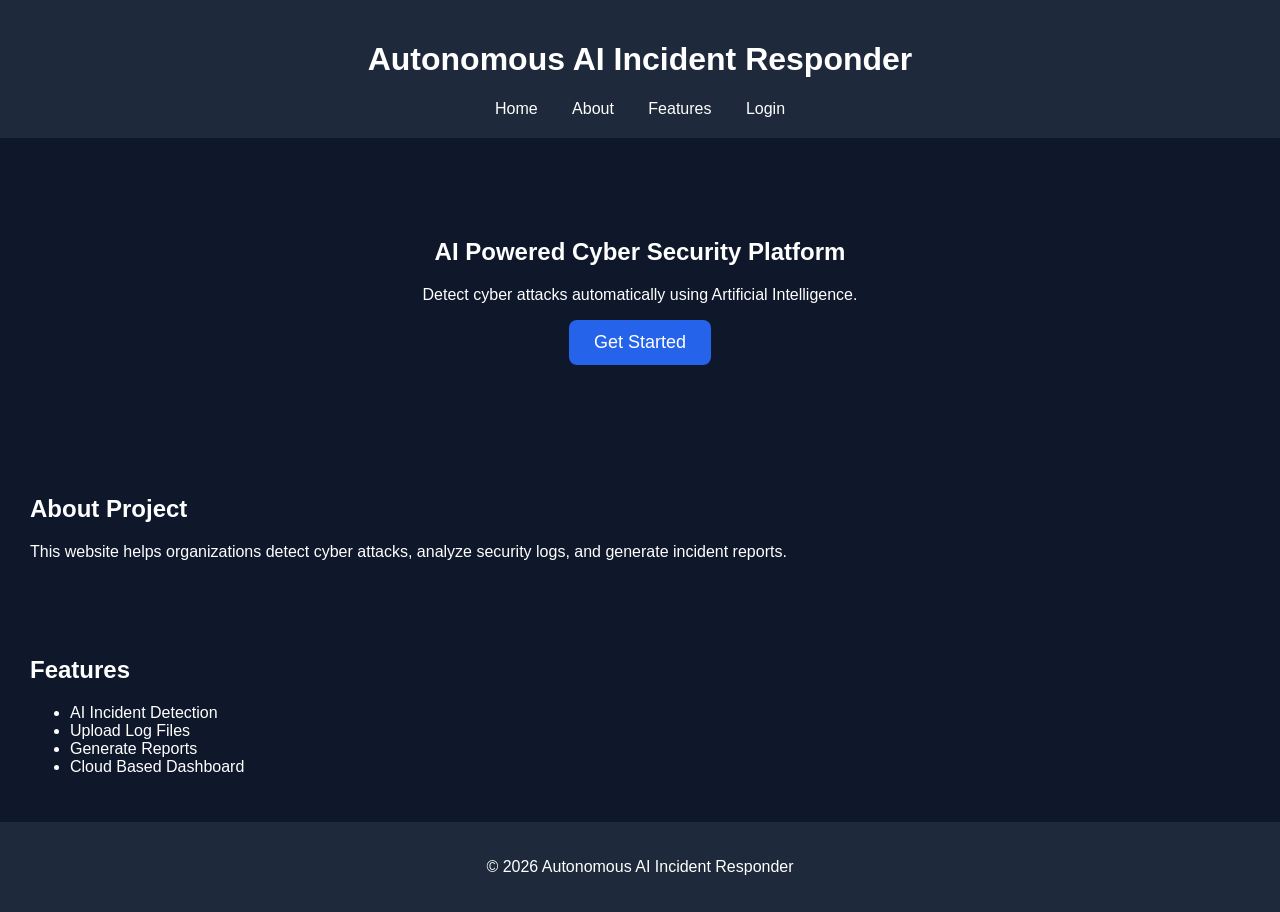
<file: index.html>
<!DOCTYPE html>
<html lang="en">
<head>
    <meta charset="UTF-8">
    <meta name="viewport" content="width=device-width, initial-scale=1.0">
    <title>Autonomous AI Incident Responder</title>

    <link rel="stylesheet" href="style.css">
</head>

<body>

<header>
    <h1>Autonomous AI Incident Responder</h1>

    <nav>
        <a href="#">Home</a>
        <a href="#">About</a>
        <a href="#">Features</a>
        <a href="login.html">Login</a>
    </nav>
</header>

<section class="hero">

<h2>AI Powered Cyber Security Platform</h2>

<p>
Detect cyber attacks automatically using Artificial Intelligence.
</p>

<a href="login.html">
<button>Get Started</button>
</a>

</section>

<section>

<h2>About Project</h2>

<p>
This website helps organizations detect cyber attacks,
analyze security logs, and generate incident reports.
</p>

</section>

<section>

<h2>Features</h2>

<ul>
<li>AI Incident Detection</li>
<li>Upload Log Files</li>
<li>Generate Reports</li>
<li>Cloud Based Dashboard</li>
</ul>

</section>

<footer>

<p>
© 2026 Autonomous AI Incident Responder
</p>

</footer>

</body>
</html>
</file>
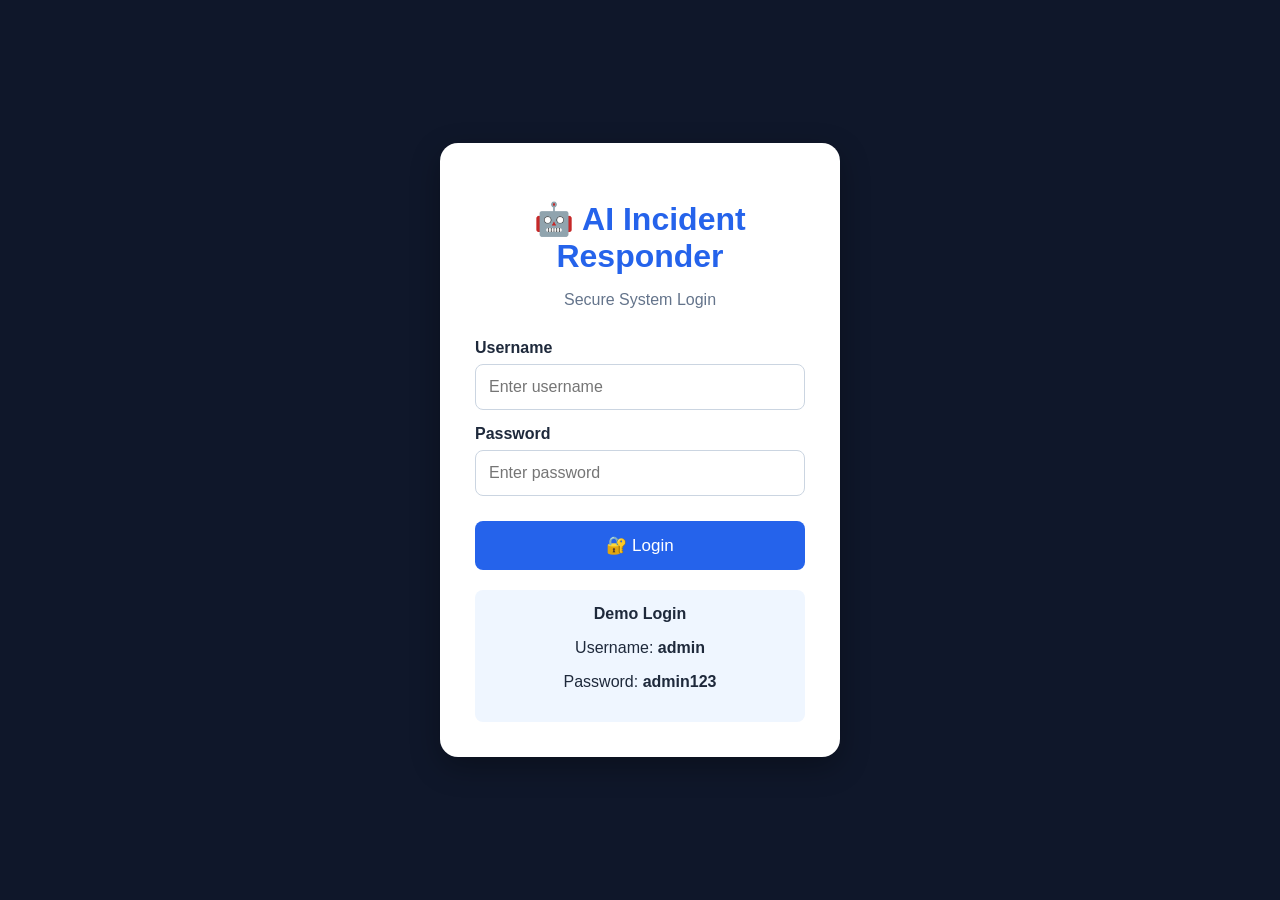
<file: dashboard.html>
<!DOCTYPE html>
<html lang="en">

<head>
    <meta charset="UTF-8">
    <meta name="viewport" content="width=device-width, initial-scale=1.0">

    <title>AI Incident Responder</title>

    <style>

        * {
            box-sizing: border-box;
        }

        body {
            margin: 0;
            font-family: Arial, sans-serif;
            background: #0f172a;
            color: #111827;
        }

        /* HEADER */

        header {
            background: #1e293b;
            color: white;
            padding: 25px 20px;
            text-align: center;
        }

        header h1 {
            margin: 0;
            font-size: 30px;
        }

        header p {
            margin: 8px 0 0;
            color: #cbd5e1;
        }

        /* MAIN */

        .main {
            max-width: 1100px;
            margin: auto;
            padding: 25px;
        }

        /* STATISTICS */

        .stats {
            display: flex;
            flex-wrap: wrap;
            justify-content: center;
            gap: 20px;
            margin-bottom: 30px;
        }

        .card {
            background: white;
            width: 220px;
            padding: 25px;
            border-radius: 15px;
            text-align: center;
            box-shadow: 0 5px 15px rgba(0,0,0,0.25);
        }

        .card h3 {
            margin: 0;
            color: #475569;
        }

        .card h2 {
            margin: 15px 0 0;
            font-size: 35px;
            color: #2563eb;
        }

        .critical h2 {
            color: #dc2626;
        }

        .medium h2 {
            color: #f59e0b;
        }

        .safe h2 {
            color: #16a34a;
        }

        /* MONITORING */

        .monitor {
            background: #1e293b;
            color: white;
            padding: 35px 20px;
            border-radius: 18px;
            text-align: center;
            margin-bottom: 30px;
        }

        .monitor h2 {
            color: #60a5fa;
            font-size: 28px;
        }

        .monitor p {
            color: #cbd5e1;
            font-size: 17px;
            line-height: 1.6;
        }

        .monitor-button {
            display: inline-block;
            margin-top: 15px;
            padding: 15px 30px;
            background: #16a34a;
            color: white;
            text-decoration: none;
            border-radius: 10px;
            font-size: 18px;
            font-weight: bold;
        }

        .monitor-button:hover {
            background: #15803d;
        }

        /* INCIDENT */

        #incident {
            display: none;
            background: #fee2e2;
            border-left: 7px solid #dc2626;
            padding: 25px;
            border-radius: 15px;
            margin-bottom: 30px;
        }

        #incident h2 {
            color: #991b1b;
            margin-top: 0;
        }

        .high {
            color: #dc2626;
            font-weight: bold;
        }

        .incident-info {
            line-height: 1.8;
            font-size: 17px;
        }

        .report-button {
            display: inline-block;
            margin-top: 15px;
            padding: 12px 22px;
            background: #2563eb;
            color: white;
            text-decoration: none;
            border-radius: 8px;
            font-weight: bold;
        }

        /* CLOUD */

        .cloud {
            background: #1e293b;
            color: white;
            padding: 30px 20px;
            border-radius: 18px;
            text-align: center;
        }

        .cloud h2 {
            color: #60a5fa;
        }

        .cloud-cards {
            display: flex;
            flex-wrap: wrap;
            justify-content: center;
            gap: 15px;
            margin-top: 20px;
        }

        .cloud-card {
            background: white;
            color: #111827;
            width: 250px;
            padding: 20px;
            border-radius: 12px;
        }

        .cloud-card h3 {
            color: #2563eb;
        }

        .connected {
            display: inline-block;
            padding: 7px 14px;
            background: #dcfce7;
            color: #166534;
            border-radius: 20px;
            font-weight: bold;
        }

        /* FOOTER */

        footer {
            text-align: center;
            color: #94a3b8;
            padding: 25px;
        }

        /* MOBILE */

        @media (max-width: 600px) {

            header h1 {
                font-size: 24px;
            }

            .card {
                width: 100%;
            }

            .cloud-card {
                width: 100%;
            }

        }

    </style>

</head>


<body>

    <!-- HEADER -->

    <header>

        <h1>🤖 AI Incident Responder</h1>

        <p>Autonomous Cloud Security Monitoring System</p>

    </header>


    <div class="main">


        <!-- STATISTICS -->

        <div class="stats">

            <div class="card">

                <h3>Total Incidents</h3>

                <h2>125</h2>

            </div>


            <div class="card critical">

                <h3>Critical</h3>

                <h2>12</h2>

            </div>


            <div class="card medium">

                <h3>Medium</h3>

                <h2>40</h2>

            </div>


            <div class="card safe">

                <h3>Resolved</h3>

                <h2>73</h2>

            </div>

        </div>



        <!-- AI MONITORING -->

        <div class="monitor">

            <h2>🤖 AI Incident Monitoring</h2>

            <p>
                The system continuously analyzes security events
                and identifies suspicious activity using
                autonomous AI-based incident detection.
            </p>

            <a href="monitoring.html" class="monitor-button">

    🤖 Open AI Monitoring

</a>

        </div>



        <!-- INCIDENT RESULT -->

        <div id="incident">

            <h2>🚨 Incident Detected</h2>

            <div class="incident-info">

                <p>
                    <strong>Attack Type:</strong>
                    Brute Force Attack
                </p>

                <p>
                    <strong>Severity:</strong>
                    <span class="high">HIGH</span>
                </p>

                <p>
                    <strong>AI Analysis:</strong>
                    Multiple suspicious login attempts
                    were detected. The activity was classified
                    as a potential brute force attack.
                </p>

                <p>
                    <strong>Recommended Response:</strong>
                    Block the suspicious source and review
                    the affected account.
                </p>

                <a href="report.html" class="report-button">

                    📄 View Incident Report

                </a>

            </div>

        </div>



        <!-- CLOUD SECURITY -->

        <div class="cloud">

            <h2>☁️ Cloud Security Infrastructure</h2>

            <p>
                The Autonomous AI Incident Responder uses
                cloud-based resources to monitor, analyze
                and manage security incidents.
            </p>


            <div class="cloud-cards">


                <div class="cloud-card">

                    <h3>☁️ Cloud Storage</h3>

                    <p>
                        Security logs can be stored securely
                        in cloud storage.
                    </p>

                    <span class="connected">
                        Connected
                    </span>

                </div>



                <div class="cloud-card">

                    <h3>🤖 AI Analysis</h3>

                    <p>
                        AI processing analyzes suspicious
                        security events.
                    </p>

                    <span class="connected">
                        Active
                    </span>

                </div>



                <div class="cloud-card">

                    <h3>🗄️ Cloud Database</h3>

                    <p>
                        Incident information can be stored
                        and accessed securely.
                    </p>

                    <span class="connected">
                        Connected
                    </span>

                </div>


            </div>

        </div>

    </div>



    <!-- FOOTER -->

    <footer>

        Autonomous AI Incident Responder | Cloud Computing Project

    </footer>



    <!-- JAVASCRIPT -->

    <script>

        function startMonitoring() {

            const incident =
                document.getElementById("incident");

            incident.style.display = "block";

            incident.scrollIntoView({
                behavior: "smooth"
            });

        }

    </script>
<div style="text-align:center; margin:30px;">
    <button onclick="logout()"
        style="background:#dc2626;
               color:white;
               border:none;
               padding:12px 25px;
               border-radius:8px;
               font-size:16px;">
        🔐 Logout
    </button>
</div>

<script>
function logout() {
    localStorage.removeItem("loggedIn");
    window.location.href = "login.html";
}
</script>

<script>
if (localStorage.getItem("loggedIn") !== "true") {
    window.location.href = "login.html";
}
</script>

</body>

</html>
</file>
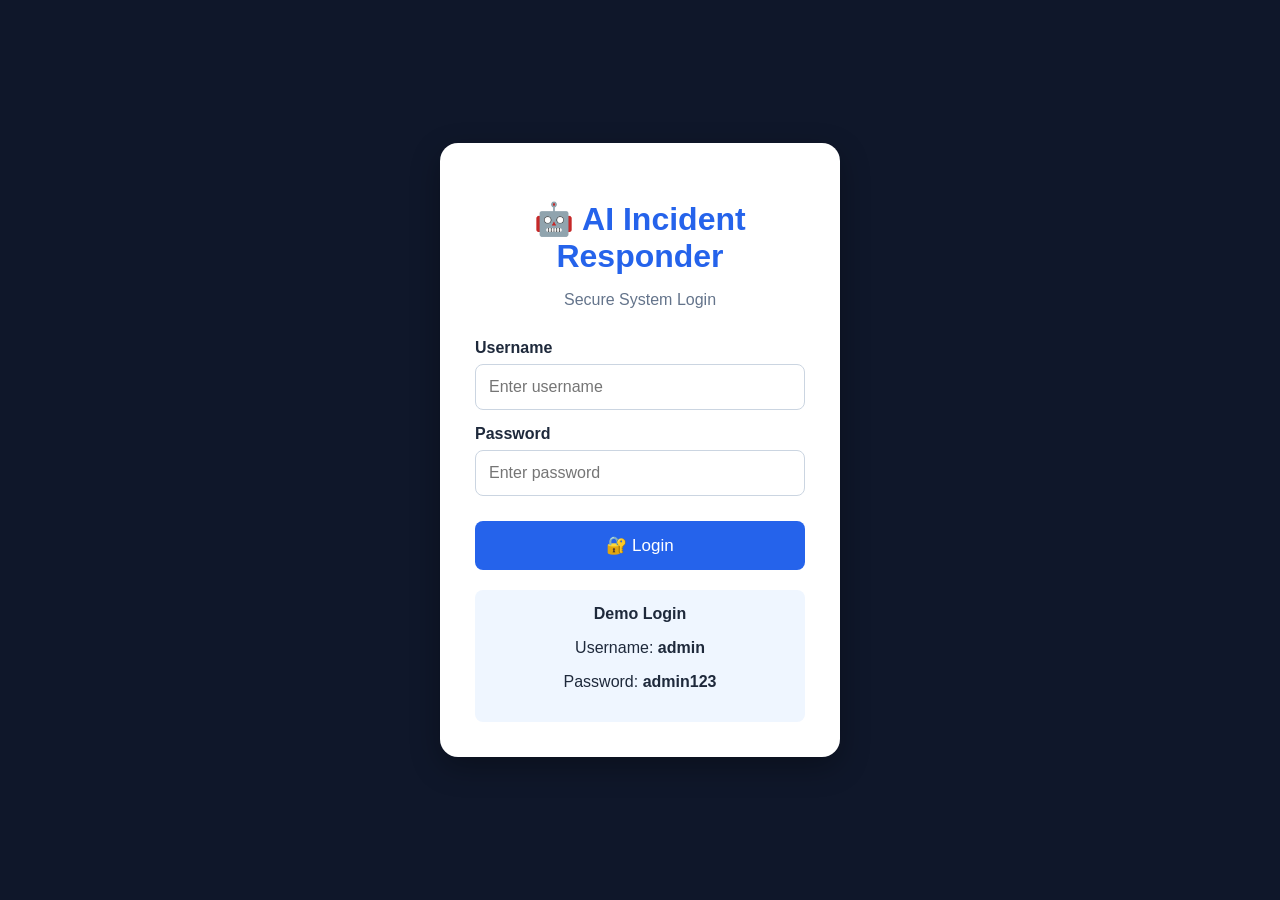
<file: login.html>
<!DOCTYPE html>
<html lang="en">

<head>
<meta charset="UTF-8">
<meta name="viewport" content="width=device-width, initial-scale=1.0">

<title>AI Incident Responder - Login</title>

<style>

* {
    box-sizing: border-box;
}

body {
    margin: 0;
    font-family: Arial, sans-serif;
    background: #0f172a;
    min-height: 100vh;
    display: flex;
    justify-content: center;
    align-items: center;
}

.login-box {
    width: 90%;
    max-width: 400px;
    background: white;
    padding: 35px;
    border-radius: 18px;
    box-shadow: 0 10px 30px rgba(0,0,0,0.3);
}

h1 {
    text-align: center;
    color: #2563eb;
    margin-bottom: 8px;
}

.subtitle {
    text-align: center;
    color: #64748b;
    margin-bottom: 30px;
}

label {
    display: block;
    margin-top: 15px;
    margin-bottom: 7px;
    font-weight: bold;
    color: #1e293b;
}

input {
    width: 100%;
    padding: 13px;
    border: 1px solid #cbd5e1;
    border-radius: 8px;
    font-size: 16px;
}

input:focus {
    outline: none;
    border-color: #2563eb;
}

.login-button {
    width: 100%;
    margin-top: 25px;
    padding: 14px;
    background: #2563eb;
    color: white;
    border: none;
    border-radius: 8px;
    font-size: 17px;
    cursor: pointer;
}

.login-button:hover {
    background: #1d4ed8;
}

.demo {
    margin-top: 20px;
    padding: 15px;
    background: #eff6ff;
    border-radius: 8px;
    color: #1e293b;
    text-align: center;
}

</style>

</head>

<body>

<div class="login-box">

    <h1>🤖 AI Incident Responder</h1>

    <p class="subtitle">
        Secure System Login
    </p>

    <label for="username">
        Username
    </label>

    <input
        type="text"
        id="username"
        placeholder="Enter username"
    >

    <label for="password">
        Password
    </label>

    <input
        type="password"
        id="password"
        placeholder="Enter password"
    >

    <button
        class="login-button"
        onclick="login()"
    >
        🔐 Login
    </button>

    <div class="demo">

        <strong>Demo Login</strong>

        <p>
            Username: <b>admin</b>
        </p>

        <p>
            Password: <b>admin123</b>
        </p>

    </div>

</div>

<script>

function login() {

    const username =
        document.getElementById("username").value.trim();

    const password =
        document.getElementById("password").value.trim();

    if (username === "admin" && password === "admin123") {

        localStorage.setItem("loggedIn", "true");

        window.location.href = "dashboard.html";

    } else {

        alert("Invalid Username or Password");

    }

}

</script>

</body>

</html>
</file>
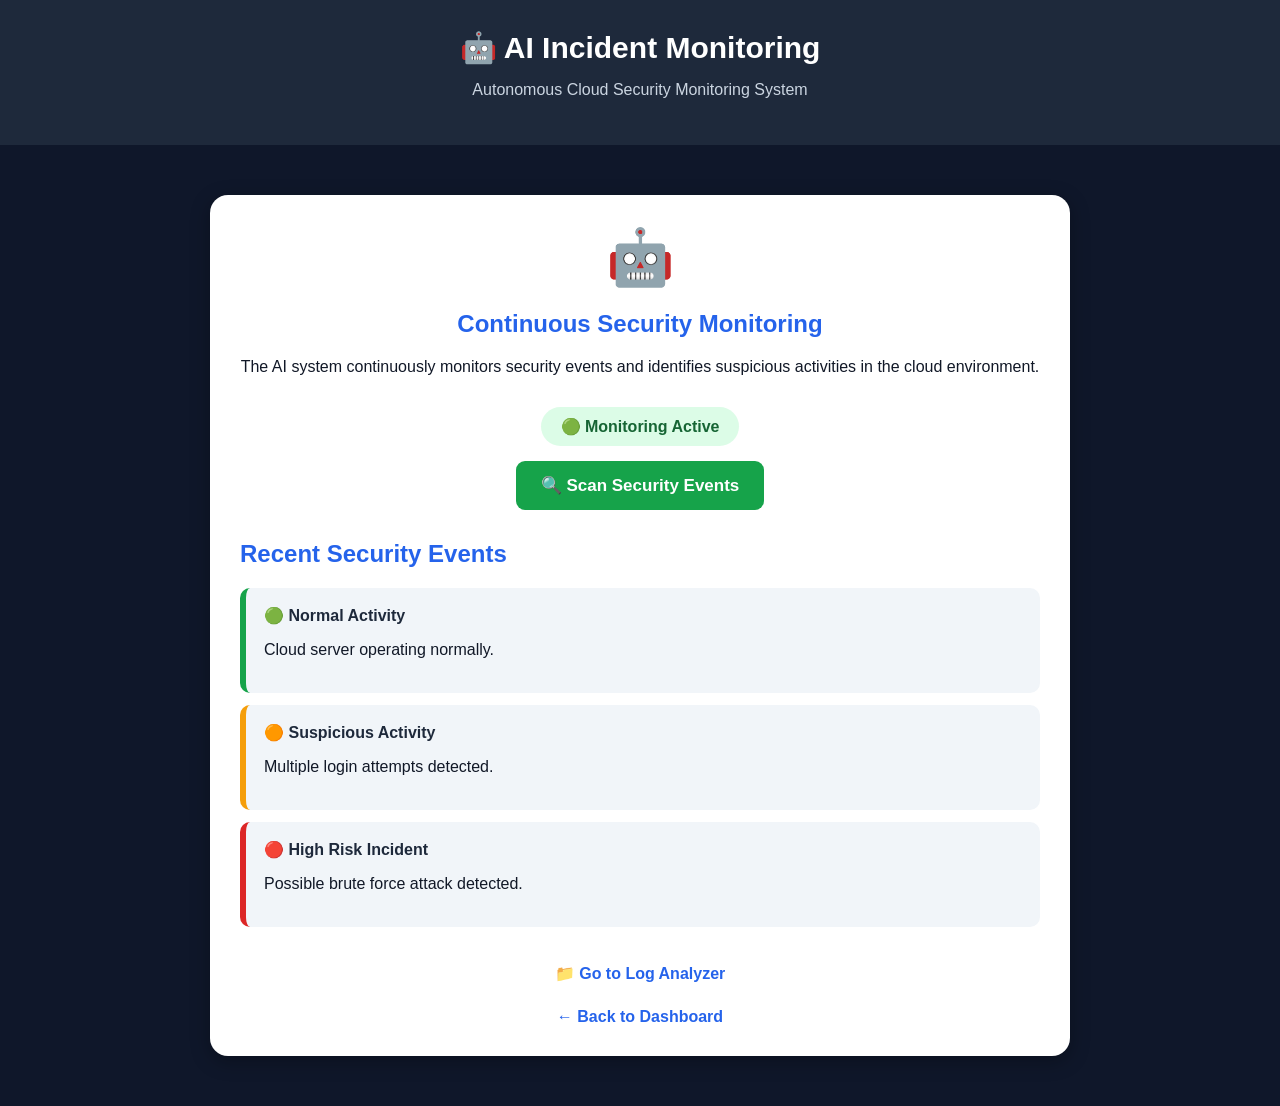
<file: monitoring.html>
<!DOCTYPE html>
<html lang="en">

<head>

<meta charset="UTF-8">
<meta name="viewport" content="width=device-width, initial-scale=1.0">

<title>AI Monitoring</title>

<style>

* {
    box-sizing: border-box;
}

body {
    margin: 0;
    font-family: Arial, sans-serif;
    background: #0f172a;
    color: #111827;
}

header {
    background: #1e293b;
    color: white;
    text-align: center;
    padding: 30px 20px;
}

header h1 {
    margin: 0;
    font-size: 30px;
}

header p {
    color: #cbd5e1;
}

.container {
    max-width: 900px;
    margin: 30px auto;
    padding: 20px;
}

.monitor-box {
    background: white;
    padding: 30px;
    border-radius: 18px;
    text-align: center;
    box-shadow: 0 5px 20px rgba(0,0,0,0.3);
}

.monitor-icon {
    font-size: 55px;
}

.monitor-box h2 {
    color: #2563eb;
}

.status {
    display: inline-block;
    margin: 15px 0;
    padding: 10px 20px;
    background: #dcfce7;
    color: #166534;
    border-radius: 25px;
    font-weight: bold;
}

.monitor-button {
    padding: 14px 25px;
    background: #16a34a;
    color: white;
    border: none;
    border-radius: 9px;
    font-size: 17px;
    font-weight: bold;
    cursor: pointer;
}

.monitor-button:hover {
    background: #15803d;
}

.events {
    margin-top: 30px;
    text-align: left;
}

.event {
    background: #f1f5f9;
    padding: 18px;
    margin: 12px 0;
    border-radius: 10px;
    border-left: 6px solid #16a34a;
}

.warning {
    border-left-color: #f59e0b;
}

.danger {
    border-left-color: #dc2626;
}

.event strong {
    color: #1e293b;
}

#message {
    margin-top: 20px;
    font-weight: bold;
    color: #2563eb;
}

.back {
    display: inline-block;
    margin-top: 25px;
    color: #2563eb;
    text-decoration: none;
    font-weight: bold;
}

</style>

</head>


<body>


<header>

    <h1>🤖 AI Incident Monitoring</h1>

    <p>Autonomous Cloud Security Monitoring System</p>

</header>


<div class="container">


    <div class="monitor-box">

        <div class="monitor-icon">
            🤖
        </div>

        <h2>Continuous Security Monitoring</h2>

        <p>
            The AI system continuously monitors
            security events and identifies suspicious
            activities in the cloud environment.
        </p>


        <div class="status" id="status">

            🟢 Monitoring Active

        </div>


        <br>


        <button
            class="monitor-button"
            onclick="scanSystem()"
        >

            🔍 Scan Security Events

        </button>


        <div id="message"></div>


        <div class="events">

            <h2>Recent Security Events</h2>


            <div class="event">

                🟢
                <strong>Normal Activity</strong>

                <p>
                    Cloud server operating normally.
                </p>

            </div>


            <div class="event warning">

                🟠
                <strong>Suspicious Activity</strong>

                <p>
                    Multiple login attempts detected.
                </p>

            </div>


            <div class="event danger">

                🔴
                <strong>High Risk Incident</strong>

                <p>
                    Possible brute force attack detected.
                </p>

            </div>


        </div>


        <a
            href="upload.html"
            class="back"
        >

            📁 Go to Log Analyzer

        </a>

        <br>

        <a
            href="dashboard.html"
            class="back"
        >

            ← Back to Dashboard

        </a>

    </div>

</div>


<script>

function scanSystem() {

    const message =
        document.getElementById("message");

    const status =
        document.getElementById("status");

    message.innerHTML =
        "🔍 AI is analyzing security events...";

    status.innerHTML =
        "🟡 Analysis in progress";

    setTimeout(function() {

        message.innerHTML =
            "🚨 Suspicious activity detected! AI analysis completed.";

        status.innerHTML =
            "🔴 Incident Detected";

    }, 2000);

}

</script>


</body>

</html>
</file>
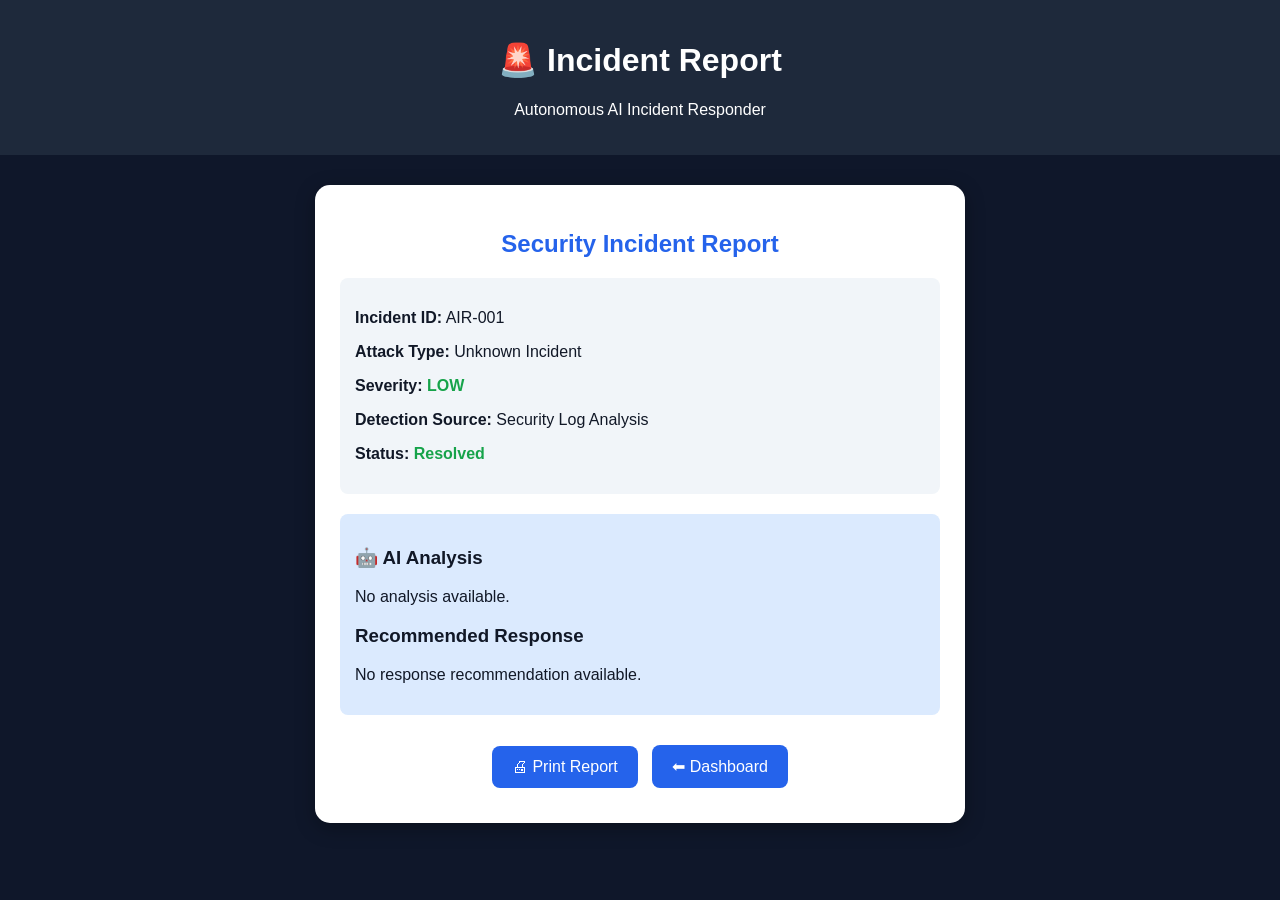
<file: report.html>
<!DOCTYPE html>
<html lang="en">

<head>
<meta charset="UTF-8">
<meta name="viewport" content="width=device-width, initial-scale=1.0">

<title>Incident Report</title>

<style>

body {
    margin: 0;
    font-family: Arial, sans-serif;
    background: #0f172a;
    color: white;
}

header {
    background: #1e293b;
    padding: 20px;
    text-align: center;
}

.report {
    max-width: 600px;
    margin: 30px auto;
    background: white;
    color: #111827;
    padding: 25px;
    border-radius: 15px;
    box-shadow: 0 5px 20px rgba(0,0,0,0.3);
}

.report h2 {
    text-align: center;
    color: #2563eb;
}

.info {
    margin: 15px 0;
    padding: 15px;
    background: #f1f5f9;
    border-radius: 8px;
}

.label {
    font-weight: bold;
}

.high {
    color: #dc2626;
    font-weight: bold;
}

.medium {
    color: #d97706;
    font-weight: bold;
}

.low {
    color: #16a34a;
    font-weight: bold;
}

.status {
    color: #16a34a;
    font-weight: bold;
}

.action {
    background: #dbeafe;
    padding: 15px;
    border-radius: 8px;
    margin-top: 20px;
}

button {
    background: #2563eb;
    color: white;
    border: none;
    padding: 12px 20px;
    border-radius: 8px;
    font-size: 16px;
    margin: 10px 5px;
    cursor: pointer;
}

.buttons {
    text-align: center;
    margin-top: 20px;
}

</style>

</head>

<body>

<header>

<h1>🚨 Incident Report</h1>

<p>Autonomous AI Incident Responder</p>

</header>

<div class="report">

<h2>Security Incident Report</h2>

<div class="info">

<p>
<span class="label">Incident ID:</span>
AIR-001
</p>

<p>
<span class="label">Attack Type:</span>
<span id="attackType">Loading...</span>
</p>

<p>
<span class="label">Severity:</span>
<span id="severity">Loading...</span>
</p>

<p>
<span class="label">Detection Source:</span>
Security Log Analysis
</p>

<p>
<span class="label">Status:</span>
<span class="status">Resolved</span>
</p>

</div>

<div class="action">

<h3>🤖 AI Analysis</h3>

<p id="analysis">
Loading incident analysis...
</p>

<h3>Recommended Response</h3>

<p id="response">
Loading recommended response...
</p>

</div>

<div class="buttons">

<button onclick="window.print()">
🖨 Print Report
</button>

<a href="dashboard.html">
<button>
⬅ Dashboard
</button>
</a>

</div>

</div>

<script>

const attack =
localStorage.getItem("incidentType") ||
"Unknown Incident";

const severity =
localStorage.getItem("incidentSeverity") ||
"LOW";

const analysis =
localStorage.getItem("incidentAnalysis") ||
"No analysis available.";

const response =
localStorage.getItem("incidentResponse") ||
"No response recommendation available.";

document.getElementById("attackType").textContent = attack;

const severityElement =
document.getElementById("severity");

severityElement.textContent = severity;

if (severity === "HIGH" || severity === "CRITICAL") {
    severityElement.className = "high";
}
else if (severity === "MEDIUM") {
    severityElement.className = "medium";
}
else {
    severityElement.className = "low";
}

document.getElementById("analysis").textContent = analysis;

document.getElementById("response").textContent = response;

</script>

</body>
</html>
</file>
<file: style.css>
body{
    margin:0;
    font-family:Arial;
    background:#0f172a;
    color:white;
}

header{
    background:#1e293b;
    padding:20px;
    text-align:center;
}

nav a{
    color:white;
    margin:15px;
    text-decoration:none;
}

.hero{
    text-align:center;
    padding:80px 20px;
}

button{
    background:#2563eb;
    color:white;
    border:none;
    padding:12px 25px;
    border-radius:8px;
    font-size:18px;
}

button:hover{
    background:#1d4ed8;
}

section{
    padding:30px;
}

footer{
    background:#1e293b;
    text-align:center;
    padding:20px;
}
</file>
